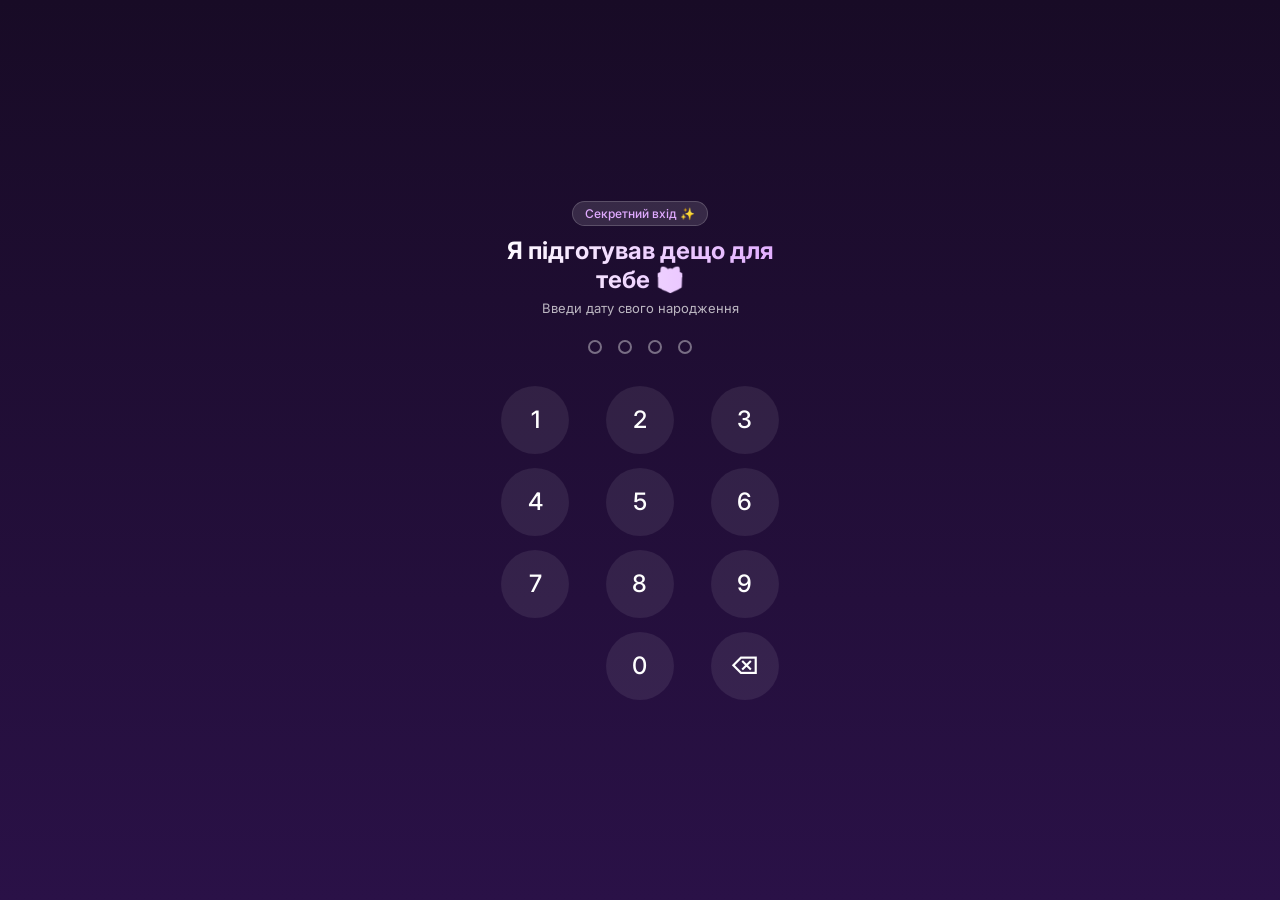
<file: index.html>
<!DOCTYPE html>
<html lang="ru">
<head>
  <meta charset="UTF-8">
  <meta name="viewport" content="width=device-width, initial-scale=1.0, maximum-scale=1.0, user-scalable=no">
  <title>Привет!</title>
  <link rel="stylesheet" href="style.css">
  <link rel="preconnect" href="https://fonts.googleapis.com">
  <link rel="preconnect" href="https://fonts.gstatic.com" crossorigin>
  <link href="https://fonts.googleapis.com/css2?family=Inter:wght@300;400;500;600;700&display=swap" rel="stylesheet">
</head>
<body>

  <!-- ЭКРАН ВВОДА ПАРОЛЯ -->
  <div id="lock-screen" class="screen active">
    <div class="lock-container">
      
      <!-- Красивый заголовок вместо замка -->
      <div class="welcome-header">
        <span class="welcome-badge">Секретний вхід ✨</span>
        <h1 class="welcome-title">Я підготував дещо для тебе 🎁</h1>
        <p class="welcome-subtitle">Введи дату свого народження</p>
      </div>

      <!-- Индикаторы ввода (точки) -->
      <div class="pin-dots">
        <div class="dot"></div>
        <div class="dot"></div>
        <div class="dot"></div>
        <div class="dot"></div>
      </div>

      <!-- Клавиатура (только цифры) -->
      <div class="keypad">
        <button class="key-btn" data-val="1">1</button>
        <button class="key-btn" data-val="2">2</button>
        <button class="key-btn" data-val="3">3</button>
        <button class="key-btn" data-val="4">4</button>
        <button class="key-btn" data-val="5">5</button>
        <button class="key-btn" data-val="6">6</button>
        <button class="key-btn" data-val="7">7</button>
        <button class="key-btn" data-val="8">8</button>
        <button class="key-btn" data-val="9">9</button>
        <button class="key-btn empty"></button>
        <button class="key-btn" data-val="0">0</button>
        <button class="key-btn" id="delete-btn">⌫</button>
      </div>

    </div>
  </div>

  <script src="script.js"></script>
</body>
</html>
</file>
<file: style.css>
/* ================= ОБЩИЕ СТИЛИ И СБРОС ================= */
* {
  box-sizing: border-box;
  margin: 0;
  padding: 0;
  -webkit-tap-highlight-color: transparent;
  font-family: 'Inter', -apple-system, BlinkMacSystemFont, sans-serif;
}

body, html {
  width: 100%;
  height: 100%;
  overflow: hidden;
  background-color: #12091f;
  color: #ffffff;
}

/* Общий экран-контейнер */
.screen {
  position: absolute;
  top: 0;
  left: 0;
  width: 100%;
  height: 100%;
  display: flex;
  justify-content: center;
  align-items: center;
  opacity: 0;
  pointer-events: none;
  transition: opacity 0.5s ease;
  padding: 20px;
}

.screen.active {
  opacity: 1;
  pointer-events: auto;
}

/* Анимация тряски (общая) */
.shake {
  animation: shake 0.4s ease-in-out;
}

@keyframes shake {
  0%, 100% { transform: translateX(0); }
  20%, 60% { transform: translateX(-10px); }
  40%, 80% { transform: translateX(10px); }
}


/* ================= 1. ЭКРАН С ПИН-КОДОМ (index.html) ================= */

#lock-screen {
  background: linear-gradient(180deg, #180b26 0%, #2a1147 100%);
}

.lock-container {
  display: flex;
  flex-direction: column;
  align-items: center;
  width: 100%;
  max-width: 300px;
}

/* Красивый заголовок */
.welcome-header {
  text-align: center;
  margin-bottom: 24px;
}

.welcome-badge {
  display: inline-block;
  padding: 4px 12px;
  background: rgba(255, 255, 255, 0.12);
  border: 1px solid rgba(255, 255, 255, 0.18);
  border-radius: 20px;
  font-size: 12px;
  font-weight: 500;
  color: #e0aaff;
  margin-bottom: 10px;
}

.welcome-title {
  font-size: 24px;
  font-weight: 700;
  margin-bottom: 6px;
  background: linear-gradient(90deg, #ffffff, #e0aaff);
  -webkit-background-clip: text;
  -webkit-text-fill-color: transparent;
}

.welcome-subtitle {
  font-size: 13px;
  color: rgba(255, 255, 255, 0.7);
}

/* Индикаторы ввода (точки) */
.pin-dots {
  display: flex;
  gap: 16px;
  margin-bottom: 32px;
}

.dot {
  width: 14px;
  height: 14px;
  border-radius: 50%;
  border: 2px solid rgba(255, 255, 255, 0.4);
  transition: all 0.2s ease;
}

.dot.filled {
  background-color: #ffffff;
  border-color: #ffffff;
  box-shadow: 0 0 10px rgba(255, 255, 255, 0.8);
}

.dot.error {
  background-color: #ff4757;
  border-color: #ff4757;
  box-shadow: 0 0 10px rgba(255, 71, 87, 0.8);
}

/* Клавиатура */
.keypad {
  display: grid;
  grid-template-columns: repeat(3, 1fr);
  gap: 14px;
  width: 100%;
}

.key-btn {
  width: 68px;
  height: 68px;
  margin: 0 auto;
  border-radius: 50%;
  border: none;
  background: rgba(255, 255, 255, 0.08);
  color: #ffffff;
  font-size: 24px;
  font-weight: 500;
  cursor: pointer;
  display: flex;
  justify-content: center;
  align-items: center;
  transition: background 0.15s ease, transform 0.1s ease;
  user-select: none;
}

.key-btn:active {
  background: rgba(255, 255, 255, 0.25);
  transform: scale(0.95);
}

.key-btn.empty {
  background: transparent;
  cursor: default;
}


/* ================= 2. ЭКРАН С КОНВЕРТОМ И ПИСЬМОМ (page2.html) ================= */

#letter-screen {
  background: linear-gradient(180deg, #180b26 0%, #2a1147 100%);
  flex-direction: column;
  gap: 16px;
}

.tap-hint {
  font-size: 14px;
  color: rgba(255, 255, 255, 0.7);
  animation: pulseHint 2s infinite ease-in-out;
  transition: opacity 0.4s ease;
}

@keyframes pulseHint {
  0%, 100% { opacity: 0.6; transform: translateY(0); }
  50% { opacity: 1; transform: translateY(-4px); }
}

.envelope-wrapper {
  position: relative;
  width: 300px;
  height: 190px;
  background: #2b1b42;
  border-radius: 12px;
  cursor: pointer;
  box-shadow: 0 15px 35px rgba(0, 0, 0, 0.5);
  transition: all 0.5s ease;
}

.envelope-wrapper:not(.open) {
  animation: floatEnvelope 3s infinite ease-in-out;
}

@keyframes floatEnvelope {
  0%, 100% { transform: translateY(0) rotate(0deg); }
  50% { transform: translateY(-8px) rotate(1deg); }
}

.envelope-back {
  position: absolute;
  top: 0;
  left: 0;
  width: 100%;
  height: 100%;
  background: #231338;
  border-radius: 12px;
}

.envelope-flap {
  position: absolute;
  top: 0;
  left: 0;
  width: 0;
  height: 0;
  border-left: 150px solid transparent;
  border-right: 150px solid transparent;
  border-top: 105px solid #3c245c;
  transform-origin: top;
  transition: transform 0.5s ease 0.1s, z-index 0.2s ease 0.3s;
  z-index: 4;
}

.envelope-front {
  position: absolute;
  bottom: 0;
  left: 0;
  width: 0;
  height: 0;
  border-left: 150px solid #321d4d;
  border-right: 150px solid #321d4d;
  border-bottom: 95px solid #3a225a;
  border-radius: 0 0 12px 12px;
  z-index: 3;
}

.heart-seal {
  position: absolute;
  top: 85px;
  left: 50%;
  transform: translate(-50%, -50%);
  font-size: 24px;
  z-index: 5;
  transition: opacity 0.3s ease;
}

.letter-card {
  position: absolute;
  top: 0;
  left: 50%;
  transform: translateX(-50%) translateY(0);
  width: 290px;
  background: rgba(255, 255, 255, 0.08);
  backdrop-filter: blur(16px);
  -webkit-backdrop-filter: blur(16px);
  border: 1px solid rgba(255, 255, 255, 0.18);
  border-radius: 20px;
  padding: 20px 16px;
  text-align: center;
  box-shadow: 0 10px 30px rgba(0, 0, 0, 0.3);
  z-index: 2;
  opacity: 0;
  pointer-events: none;
  transition: all 0.6s cubic-bezier(0.175, 0.885, 0.32, 1.275);
}

.letter-badge {
  display: inline-block;
  padding: 4px 12px;
  background: rgba(255, 255, 255, 0.15);
  border-radius: 20px;
  font-size: 12px;
  font-weight: 500;
  margin-bottom: 10px;
}

.letter-title {
  font-size: 20px;
  font-weight: 600;
  margin-bottom: 12px;
  background: linear-gradient(90deg, #fff, #e0aaff);
  -webkit-background-clip: text;
  -webkit-text-fill-color: transparent;
}

.letter-body {
  font-size: 13px;
  line-height: 1.5;
  color: rgba(255, 255, 255, 0.9);
  margin-bottom: 18px;
  display: flex;
  flex-direction: column;
  gap: 10px;
}

.action-buttons {
  display: flex;
  gap: 10px;
  width: 100%;
  position: relative;
  z-index: 10;
}

.btn {
  flex: 1;
  padding: 12px 10px;
  border-radius: 12px;
  border: none;
  font-size: 13px;
  font-weight: 600;
  cursor: pointer;
  transition: all 0.3s ease;
  white-space: nowrap;
}

.btn-primary {
  background: #8a2be2;
  color: #ffffff;
  box-shadow: 0 4px 15px rgba(138, 43, 226, 0.4);
}

.btn-primary:active {
  transform: scale(0.96);
}

.btn-secondary {
  background: rgba(255, 255, 255, 0.12);
  color: rgba(255, 255, 255, 0.85);
  border: 1px solid rgba(255, 255, 255, 0.15);
}

.btn-secondary:active {
  background: rgba(255, 255, 255, 0.2);
}

/* Исчезновение кнопки "Нет ничего не нада" */
.btn.hide-btn {
  opacity: 0;
  visibility: hidden;
  width: 0;
  padding: 0;
  margin: 0;
  border: none;
  flex: 0;
  pointer-events: none;
}

/* Открытое состояние конверта */
.envelope-wrapper.open {
  background: transparent;
  box-shadow: none;
  height: auto;
  width: 100%;
  max-width: 300px;
}

.envelope-wrapper.open .envelope-flap {
  transform: rotateX(180deg);
  z-index: 1;
}

.envelope-wrapper.open .heart-seal {
  opacity: 0;
}

.envelope-wrapper.open .letter-card {
  position: relative;
  left: 0;
  transform: none;
  opacity: 1;
  pointer-events: auto;
  z-index: 10;
}

.envelope-wrapper.open .envelope-front,
.envelope-wrapper.open .envelope-back {
  opacity: 0;
  transition: opacity 0.4s ease;
}


/* ================= 3. СТРАНИЦА С ТЕСТОМ (page3.html) ================= */

#quiz-screen {
  background: linear-gradient(180deg, #180b26 0%, #2a1147 100%);
  flex-direction: column;
  justify-content: center; /* Центрирование по вертикали */
  align-items: center;     /* Центрирование по горизонтали */
  padding-top: 0;
  overflow-y: auto;
}

.quiz-container {
  width: 100%;
  max-width: 320px;
  display: flex;
  flex-direction: column;
  align-items: center;
}

.quiz-header {
  text-align: center;
  margin-bottom: 24px;
}

.quiz-title {
  font-size: 20px;
  font-weight: 700;
  line-height: 1.35;
  margin-bottom: 10px;
  background: linear-gradient(90deg, #ffffff, #e0aaff);
  -webkit-background-clip: text;
  -webkit-text-fill-color: transparent;
}

.quiz-subtitle {
  font-size: 14px;
  color: rgba(255, 255, 255, 0.75);
}

.quiz-options {
  display: flex;
  flex-direction: column;
  gap: 12px;
  width: 100%;
}

.option-card {
  display: flex;
  align-items: center;
  gap: 14px;
  width: 100%;
  padding: 14px 16px;
  background: rgba(255, 255, 255, 0.08);
  border: 1px solid rgba(255, 255, 255, 0.16);
  backdrop-filter: blur(12px);
  -webkit-backdrop-filter: blur(12px);
  border-radius: 16px;
  color: #ffffff;
  text-align: left;
  cursor: pointer;
  transition: all 0.25s ease;
}

.option-card:active {
  transform: scale(0.98);
  background: rgba(255, 255, 255, 0.18);
}

.option-icon {
  font-size: 24px;
  width: 36px;
  height: 36px;
  display: flex;
  justify-content: center;
  align-items: center;
  background: rgba(255, 255, 255, 0.1);
  border-radius: 10px;
  flex-shrink: 0;
}

.option-info {
  display: flex;
  flex-direction: column;
  gap: 2px;
}

.option-title {
  font-size: 15px;
  font-weight: 600;
  color: #ffffff;
}

.option-desc {
  font-size: 12px;
  color: rgba(255, 255, 255, 0.6);
}

/* Всплывающее уведомление "Подумай еще" */
.toast-message {
  position: fixed;
  top: 25px;
  left: 50%;
  transform: translateX(-50%) translateY(-60px);
  background: rgba(255, 255, 255, 0.15);
  border: 1px solid rgba(255, 255, 255, 0.3);
  backdrop-filter: blur(16px);
  -webkit-backdrop-filter: blur(16px);
  color: #ffffff;
  padding: 10px 20px;
  border-radius: 20px;
  font-size: 14px;
  font-weight: 500;
  box-shadow: 0 10px 25px rgba(0, 0, 0, 0.4);
  opacity: 0;
  pointer-events: none;
  transition: transform 0.4s cubic-bezier(0.175, 0.885, 0.32, 1.275), opacity 0.3s ease;
  z-index: 100;
}

.toast-message.show {
  opacity: 1;
  transform: translateX(-50%) translateY(0);
}

/* ================= 4. СТРАНИЦА-ПРЕДИСЛОВИЕ (page4.html) ================= */

#gift-intro-screen {
  background: linear-gradient(180deg, #180b26 0%, #2a1147 100%);
  display: flex;
  justify-content: center;
  align-items: center;
}

.gift-container {
  width: 100%;
  max-width: 320px;
  display: flex;
  justify-content: center;
}

.gift-card {
  background: rgba(255, 255, 255, 0.08);
  border: 1px solid rgba(255, 255, 255, 0.16);
  backdrop-filter: blur(16px);
  -webkit-backdrop-filter: blur(16px);
  border-radius: 24px;
  padding: 28px 20px;
  text-align: center;
  box-shadow: 0 15px 35px rgba(0, 0, 0, 0.4);
  width: 100%;
}

/* Элементы с анимацией появления по очереди */
.gift-badge {
  display: inline-block;
  padding: 5px 14px;
  background: rgba(255, 255, 255, 0.12);
  border: 1px solid rgba(255, 255, 255, 0.18);
  border-radius: 20px;
  font-size: 12px;
  font-weight: 500;
  color: #e0aaff;
  margin-bottom: 14px;
  
  opacity: 0;
  animation: fadeInUp 0.6s ease forwards 0.2s;
}

.gift-title {
  font-size: 22px;
  font-weight: 700;
  line-height: 1.3;
  margin-bottom: 14px;
  background: linear-gradient(90deg, #ffffff, #e0aaff);
  -webkit-background-clip: text;
  -webkit-text-fill-color: transparent;

  opacity: 0;
  animation: fadeInUp 0.6s ease forwards 0.4s;
}

.gift-text {
  font-size: 14px;
  line-height: 1.6;
  color: rgba(255, 255, 255, 0.85);
  margin-bottom: 24px;

  opacity: 0;
  animation: fadeInUp 0.6s ease forwards 0.6s;
}

.gift-btn {
  width: 100%;
  padding: 14px;
  font-size: 15px;

  opacity: 0;
  animation: fadeInUp 0.6s ease forwards 0.8s;
}

/* Ключевые кадры для плавной анимации снизу вверх */
@keyframes fadeInUp {
  from {
    opacity: 0;
    transform: translateY(20px);
  }
  to {
    opacity: 1;
    transform: translateY(0);
  }
}

/* ================= 5. СТРАНИЦА ВЫБОРА ВРЕМЕНИ (page5.html) ================= */

#time-screen {
  background: linear-gradient(180deg, #1d0c36 0%, #2f1250 50%, #431765 100%);
  display: flex;
  flex-direction: column;
  justify-content: center;
  align-items: center;
  position: relative;
  overflow: hidden;
}

/* Декоративные элементы (планеты/иконки) */
.planet {
  position: absolute;
  pointer-events: none;
  user-select: none;
  filter: drop-shadow(0 0 10px rgba(255, 255, 255, 0.3));
}

.planet-saturn {
  top: 15%;
  right: 12%;
  font-size: 38px;
  transform: rotate(-15deg);
  opacity: 0.85;
}

.planet-small {
  bottom: 22%;
  left: 12%;
  font-size: 20px;
  opacity: 0.6;
}

/* Главный контейнер */
.time-container {
  width: 100%;
  max-width: 320px;
  display: flex;
  flex-direction: column;
  align-items: center;
  z-index: 2;
}

.time-title {
  font-size: 20px;
  font-weight: 600;
  text-align: center;
  line-height: 1.4;
  margin-bottom: 30px;
  color: #ffffff;
  padding: 0 10px;
  text-shadow: 0 2px 10px rgba(0, 0, 0, 0.3);
}

/* Двойной барабан (часы и минуты) */
.time-picker-wrapper {
  position: relative;
  height: 200px;
  width: 100%;
  max-width: 260px;
  overflow: hidden;
  margin-bottom: 35px;
  display: flex;
  justify-content: center;
  align-items: center;
}

/* Подсветка выбранной центральной строки */
.time-picker-highlight {
  position: absolute;
  top: 50%;
  left: 0;
  width: 100%;
  height: 44px;
  transform: translateY(-50%);
  background: rgba(255, 255, 255, 0.18);
  border-radius: 14px;
  backdrop-filter: blur(8px);
  -webkit-backdrop-filter: blur(8px);
  pointer-events: none;
  z-index: 1;
}

/* Колонки прокрутки */
.time-picker-column {
  flex: 1;
  height: 100%;
  position: relative;
  z-index: 2;
}

/* Двоеточие между часами и минутами */
.time-separator {
  font-size: 24px;
  font-weight: 700;
  color: #ffffff;
  z-index: 3;
  padding: 0 6px;
  margin-top: -2px;
}

/* Списки с плавным скроллом */
.time-picker-list {
  height: 100%;
  width: 100%;
  overflow-y: scroll;
  scroll-snap-type: y mandatory;
  scrollbar-width: none;
  padding: 78px 0;
}

.time-picker-list::-webkit-scrollbar {
  display: none;
}

/* Элементы времени (числа) */
.time-item {
  height: 44px;
  display: flex;
  justify-content: center;
  align-items: center;
  font-size: 20px;
  font-weight: 500;
  color: rgba(255, 255, 255, 0.35);
  scroll-snap-align: center;
  cursor: pointer;
  transition: color 0.2s ease, transform 0.2s ease;
  user-select: none;
}

/* Активное выровненное число */
.time-item.active {
  color: #ffffff;
  font-size: 22px;
  font-weight: 700;
  transform: scale(1.1);
}

/* Кнопка "Готово" */
.time-submit-btn {
  width: 100%;
  max-width: 260px;
  padding: 14px;
  border-radius: 25px;
  border: none;
  background: #ffd600;
  color: #1a0933;
  font-size: 16px;
  font-weight: 700;
  cursor: pointer;
  box-shadow: 0 6px 20px rgba(255, 214, 0, 0.35);
  transition: transform 0.15s ease, background 0.2s ease;
}

.time-submit-btn:active {
  transform: scale(0.97);
  background: #e6c200;
}

/* ================= 6. СТРАНИЦА ОТЗЫВА (page6.html) ================= */

#review-screen {
  background: linear-gradient(180deg, #1d0c36 0%, #2f1250 50%, #431765 100%);
  display: flex;
  flex-direction: column;
  justify-content: center;
  align-items: center;
  padding: 20px;
}

.review-container {
  width: 100%;
  max-width: 320px;
  display: flex;
  flex-direction: column;
  align-items: center;
  text-align: center;
}

.review-title {
  font-size: 22px;
  font-weight: 700;
  color: #ffffff;
  margin-bottom: 25px;
  line-height: 1.3;
}

/* Анимация плавного появления по очереди */
.fade-in-1, .fade-in-2, .fade-in-3, .fade-in-4 {
  opacity: 0;
  transform: translateY(15px);
  animation: fadeInUp 0.6s ease forwards;
}

.fade-in-1 { animation-delay: 0.1s; }
.fade-in-2 { animation-delay: 0.4s; }
.fade-in-3 { animation-delay: 0.7s; }
.fade-in-4 { animation-delay: 1.0s; }

@keyframes fadeInUp {
  to {
    opacity: 1;
    transform: translateY(0);
  }
}

/* Звёздочки */
.stars-rating {
  display: flex;
  gap: 12px;
  margin-bottom: 25px;
  user-select: none;
}

.star {
  font-size: 38px;
  color: rgba(255, 255, 255, 0.25);
  cursor: pointer;
  transition: color 0.2s ease, transform 0.2s ease;
}

.star.active {
  color: #ffd600;
  text-shadow: 0 0 12px rgba(255, 214, 0, 0.6);
  transform: scale(1.15);
}

.star:active {
  transform: scale(0.9);
}

/* Текстовое поле */
.feedback-wrapper {
  width: 100%;
  margin-bottom: 25px;
}

#feedback-text {
  width: 100%;
  height: 100px;
  background: rgba(255, 255, 255, 0.08);
  border: 1px solid rgba(255, 255, 255, 0.18);
  border-radius: 16px;
  padding: 14px 16px;
  color: #ffffff;
  font-size: 14px;
  font-family: inherit;
  resize: none;
  outline: none;
  backdrop-filter: blur(8px);
  transition: border-color 0.2s ease;
}

#feedback-text::placeholder {
  color: rgba(255, 255, 255, 0.4);
}

#feedback-text:focus {
  border-color: rgba(255, 255, 255, 0.5);
}

/* Кнопка отправки */
.review-btn {
  width: 100%;
  padding: 14px;
  border-radius: 25px;
  border: none;
  background: #ffd600;
  color: #1a0933;
  font-size: 16px;
  font-weight: 700;
  cursor: pointer;
  box-shadow: 0 6px 20px rgba(255, 214, 0, 0.35);
  transition: transform 0.15s ease, background 0.2s ease;
}

.review-btn:active {
  transform: scale(0.97);
}

.review-btn.telegram-chat-btn {
  background: #24A1DE;
  color: #ffffff;
  box-shadow: 0 6px 20px rgba(36, 161, 222, 0.35);
}

.review-btn.telegram-chat-btn {
  background: #24A1DE;
  color: #ffffff;
  box-shadow: 0 6px 20px rgba(36, 161, 222, 0.35);
  display: flex;
  align-items: center;
  justify-content: center;
}


/* ================= ЯРКИЙ СЛАЙДЕР С ТЕМАТИЧЕСКИМИ ГРАДИЕНТАМИ ================= */

.slider-container {
  width: 100%;
  max-width: 360px;
  margin: 0 auto;
  display: flex;
  flex-direction: column;
  align-items: center;
  gap: 16px;
  padding: 10px;
}

.slider-title {
  color: #ffffff;
  font-size: 1.25rem;
  font-weight: 700;
  text-align: center;
  letter-spacing: -0.2px;
  margin-bottom: 4px;
  text-shadow: 0 2px 10px rgba(0, 0, 0, 0.4);
}

.cards-slider {
  width: 100%;
  position: relative;
  min-height: 440px;
}

.song-card {
  display: none;
  flex-direction: column;
  gap: 14px;
  animation: slideFadeIn 0.35s cubic-bezier(0.16, 1, 0.3, 1);
}

.song-card.active {
  display: flex;
}

/* Общий стиль карточки с эффектом неоновой подсветки */
.spotify-card {
  border-radius: 20px;
  padding: 22px;
  color: #ffffff;
  display: flex;
  flex-direction: column;
  justify-content: space-between;
  min-height: 330px;
  position: relative;
  overflow: hidden;
  border: 1px solid rgba(255, 255, 255, 0.15);
  transition: transform 0.3s ease;
}

/* Разные градиентные темы для каждой карточки */
.card-theme-1 {
  background: linear-gradient(135deg, #4158D0 0%, #C850C0 46%, #FFCC70 100%);
  box-shadow: 0 15px 35px rgba(200, 80, 192, 0.35);
}

.card-theme-2 {
  background: linear-gradient(135deg, #FF3CAC 0%, #784BA0 50%, #2B86C5 100%);
  box-shadow: 0 15px 35px rgba(255, 60, 172, 0.35);
}

.card-theme-3 {
  background: linear-gradient(135deg, #08AEEA 0%, #2AE88A 100%);
  box-shadow: 0 15px 35px rgba(42, 232, 138, 0.3);
}

.card-theme-4 {
  background: linear-gradient(135deg, #FF0844 0%, #FFB199 100%);
  box-shadow: 0 15px 35px rgba(255, 8, 68, 0.35);
}

/* Шапка песни */
.song-header {
  display: flex;
  align-items: center;
  gap: 14px;
}

/* Иконка-заглушка вместо обложки */
.song-cover-placeholder {
  width: 48px;
  height: 48px;
  background: rgba(0, 0, 0, 0.25);
  backdrop-filter: blur(8px);
  -webkit-backdrop-filter: blur(8px);
  border: 1px solid rgba(255, 255, 255, 0.2);
  border-radius: 12px;
  display: flex;
  align-items: center;
  justify-content: center;
  flex-shrink: 0;
}

/* Стиль для обложек-файлов */
.song-cover-img {
  width: 48px;
  height: 48px;
  border-radius: 10px;
  object-fit: cover; /* Изображение будет красиво заполнять квадрат без искажений */
  box-shadow: 0 4px 12px rgba(0, 0, 0, 0.3);
  border: 1px solid rgba(255, 255, 255, 0.2);
  flex-shrink: 0;
}

.song-cover-placeholder svg {
  width: 24px;
  height: 24px;
  fill: #ffffff;
}

.song-meta {
  display: flex;
  flex-direction: column;
}

.song-name {
  font-weight: 800;
  font-size: 1.1rem;
  line-height: 1.2;
  color: #ffffff;
}

.song-artist {
  font-size: 0.88rem;
  opacity: 0.85;
  font-weight: 500;
  margin-top: 2px;
}

/* Цитата/Текст песни */
.song-lyrics {
  font-size: 1.3rem;
  font-weight: 800;
  line-height: 1.35;
  margin: 18px 0;
  letter-spacing: -0.3px;
  text-shadow: 0 2px 8px rgba(0, 0, 0, 0.2);
}

/* Логотип Spotify */
.spotify-logo {
  display: flex;
  align-items: center;
  gap: 6px;
  font-weight: 700;
  font-size: 0.9rem;
  background: rgba(0, 0, 0, 0.2);
  padding: 6px 12px;
  border-radius: 20px;
  width: fit-content;
  backdrop-filter: blur(5px);
}

.spotify-logo svg {
  width: 18px;
  height: 18px;
  fill: #ffffff;
}

/* Текст описания под карточкой */
.song-description {
  color: #f0f0f0;
  font-size: 0.92rem;
  line-height: 1.45;
  text-align: center;
  background: rgba(255, 255, 255, 0.08);
  border: 1px solid rgba(255, 255, 255, 0.1);
  padding: 14px 18px;
  border-radius: 16px;
  backdrop-filter: blur(10px);
}

/* Элементы управления слайдером */
.slider-controls {
  display: flex;
  align-items: center;
  justify-content: space-between;
  width: 100%;
  margin-top: 4px;
}

.slider-btn {
  background: rgba(255, 255, 255, 0.12);
  border: 1px solid rgba(255, 255, 255, 0.15);
  color: #ffffff;
  width: 42px;
  height: 42px;
  border-radius: 50%;
  font-size: 1.2rem;
  cursor: pointer;
  transition: all 0.2s ease;
  display: flex;
  align-items: center;
  justify-content: center;
}

.slider-btn:active {
  transform: scale(0.92);
  background: rgba(255, 255, 255, 0.25);
}

.slider-dots {
  display: flex;
  gap: 8px;
  align-items: center;
}

.dot-item {
  width: 8px;
  height: 8px;
  border-radius: 50%;
  background: rgba(255, 255, 255, 0.25);
  cursor: pointer;
  transition: all 0.3s cubic-bezier(0.4, 0, 0.2, 1);
}

.dot-item.active {
  background: #1DB954; /* Зеленый Spotify акцент */
  width: 22px;
  border-radius: 10px;
  box-shadow: 0 0 10px rgba(29, 185, 84, 0.5);
}

@keyframes slideFadeIn {
  from {
    opacity: 0;
    transform: translateY(10px) scale(0.98);
  }
  to {
    opacity: 1;
    transform: translateY(0) scale(1);
  }
}
</file>
